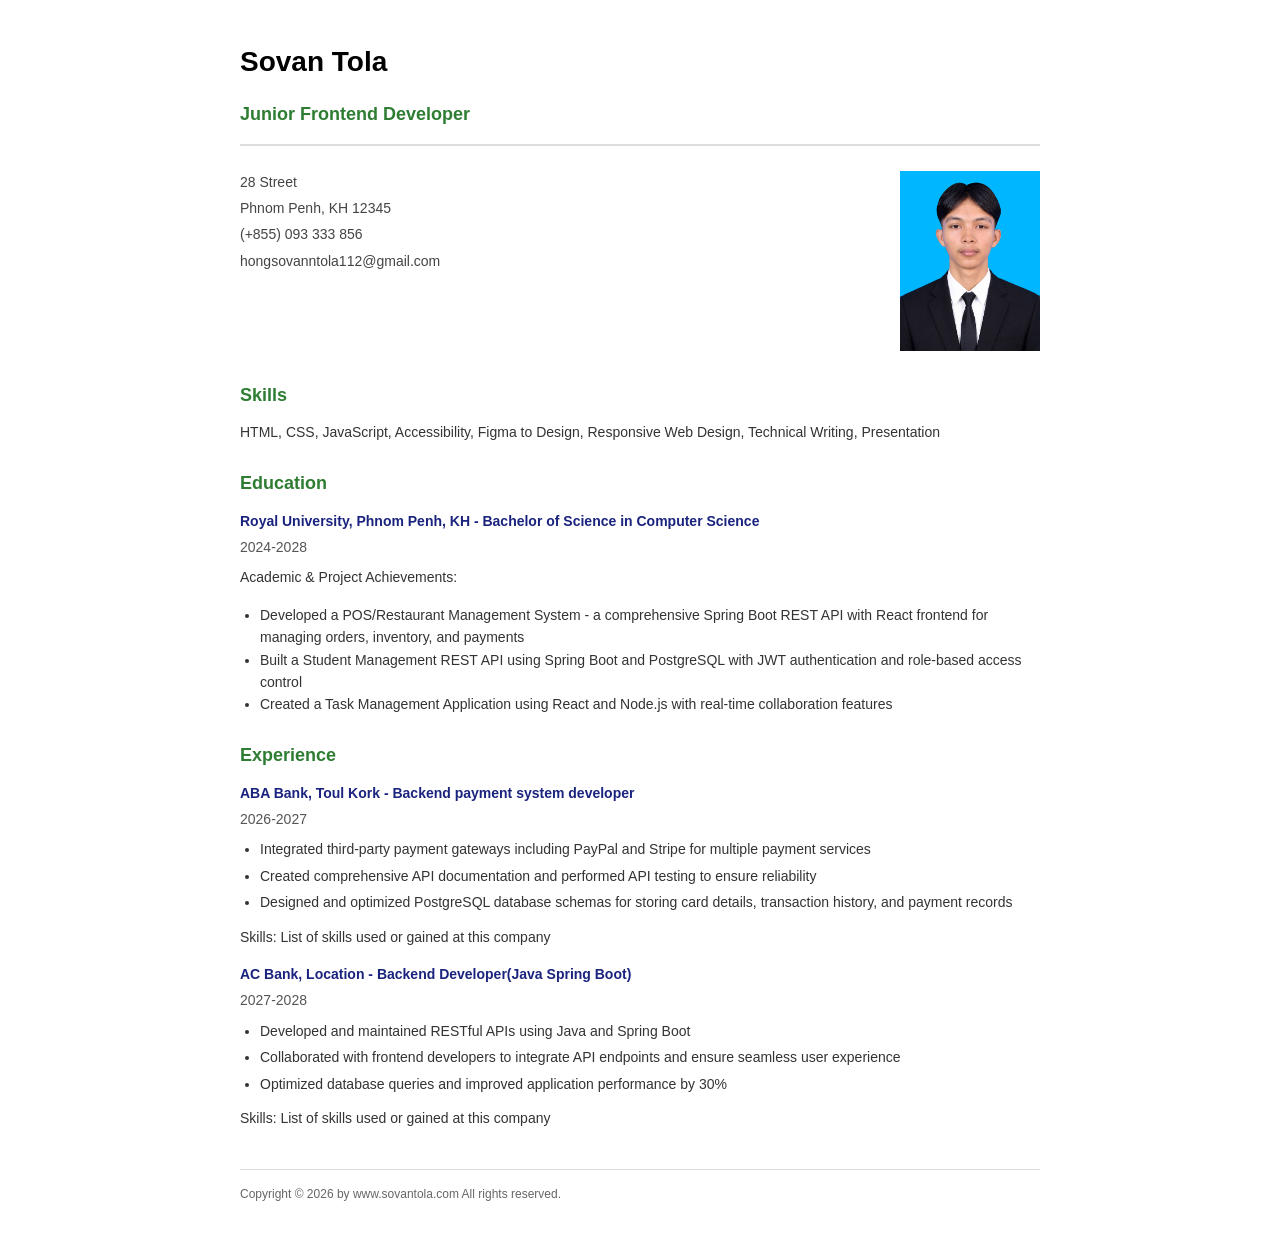
<file: Chapter2/index.html>
<!doctype html>
<html lang="en">
  <head>
    <meta charset="UTF-8" />
    <meta name="viewport" content="width=device-width, initial-scale=1.0" />
    <title>Sovan Tola - Resume</title>
  </head>
  <body
    style="
      font-family: Arial, sans-serif;
      line-height: 1.6;
      color: #333;
      max-width: 800px;
      margin: 0 auto;
      padding: 40px 20px;
    "
  >
    <!-- Header Section -->
    <div
      style="
        border-bottom: 2px solid #ddd;
        padding-bottom: 15px;
        margin-bottom: 25px;
      "
    >
      <h1
        style="
          font-size: 28px;
          font-weight: bold;
          color: #000;
          margin: 0 0 15px 0;
        "
      >
        Sovan Tola
      </h1>
      <p style="color: #2e7d32; font-weight: bold; font-size: 18px; margin: 0">
        Junior Frontend Developer
      </p>
    </div>

    <!-- Contact & Avatar Section -->
    <table
      width="100%"
      border="0"
      cellspacing="0"
      cellpadding="0"
      style="margin-bottom: 30px"
    >
      <tr>
        <td valign="top" style="font-size: 14px; color: #444">
          <p style="margin: 0 0 4px 0">28 Street</p>
          <p style="margin: 0 0 4px 0">Phnom Penh, KH 12345</p>
          <p style="margin: 0 0 4px 0">(+855) 093 333 856</p>
          <p style="margin: 0 0 4px 0">hongsovanntola112@gmail.com</p>
        </td>
        <td align="right" valign="top">
          <!-- Replace with your actual image path or URL -->
          <img
            src="image.png"
            alt="Developer Avatar Portrait"
            width="140"
            style="display: block"
          />
        </td>
      </tr>
    </table>

    <!-- Skills Section -->
    <h2
      style="
        color: #2e7d32;
        font-size: 18px;
        font-weight: bold;
        margin: 25px 0 12px 0;
      "
    >
      Skills
    </h2>
    <p style="font-size: 14px; margin: 0 0 15px 0">
      HTML, CSS, JavaScript, Accessibility, Figma to Design, Responsive Web
      Design, Technical Writing, Presentation
    </p>

    <!-- Education Section -->
    <h2
      style="
        color: #2e7d32;
        font-size: 18px;
        font-weight: bold;
        margin: 25px 0 12px 0;
      "
    >
      Education
    </h2>
    <h3
      style="
        color: #1a237e;
        font-size: 14px;
        font-weight: bold;
        margin: 0 0 4px 0;
      "
    >
      Royal University, Phnom Penh, KH - Bachelor of Science in Computer Science
    </h3>
    <p style="font-size: 14px; color: #555; margin: 0 0 8px 0">2024-2028</p>
    <p style="font-size: 14px; margin: 0 0 15px 0">
      Academic & Project Achievements:
          <ul style="margin: 0 0 12px 20px; padding: 0; font-size: 14px">
        <li>Developed a POS/Restaurant Management System - a comprehensive Spring Boot REST API with React frontend for managing orders, inventory, and payments</li>
        <li>Built a Student Management REST API using Spring Boot and PostgreSQL with JWT authentication and role-based access control</li>
        <li>Created a Task Management Application using React and Node.js with real-time collaboration features</li>
      </ul>
    </p>

    <!-- Experience Section -->
    <h2
      style="
        color: #2e7d32;
        font-size: 18px;
        font-weight: bold;
        margin: 25px 0 12px 0;
      "
    >
      Experience
    </h2>

    <!-- Job Entry 1 -->
    <h3
      style="
        color: #1a237e;
        font-size: 14px;
        font-weight: bold;
        margin: 0 0 4px 0;
      "
    >
      ABA Bank, Toul Kork - Backend payment system developer
    </h3>
    <p style="font-size: 14px; color: #555; margin: 0 0 8px 0">2026-2027</p>
    <ul style="margin: 0 0 12px 20px; padding: 0; font-size: 14px">
      <li style="margin-bottom: 4px">Integrated third-party payment gateways including PayPal and Stripe for multiple payment services</li>
      <li style="margin-bottom: 4px">Created comprehensive API documentation and performed API testing to ensure reliability</li>
      <li style="margin-bottom: 4px">Designed and optimized PostgreSQL database schemas for storing card details, transaction history, and payment records</li>
    </ul>
    <p style="font-size: 14px; margin: 0 0 15px 0">
      Skills: List of skills used or gained at this company
    </p>

    <!-- Job Entry 2 -->
    <h3
      style="
        color: #1a237e;
        font-size: 14px;
        font-weight: bold;
        margin: 0 0 4px 0;
      "
    >
      AC Bank, Location - Backend Developer(Java Spring Boot)
    </h3>
    <p style="font-size: 14px; color: #555; margin: 0 0 8px 0">2027-2028</p>
    <ul style="margin: 0 0 12px 20px; padding: 0; font-size: 14px">
      <li style="margin-bottom: 4px">Developed and maintained RESTful APIs using Java and Spring Boot</li>
      <li style="margin-bottom: 4px">Collaborated with frontend developers to integrate API endpoints and ensure seamless user experience</li>
      <li style="margin-bottom: 4px">Optimized database queries and improved application performance by 30%</li>
    </ul>
    <p style="font-size: 14px; margin: 0 0 15px 0">
      Skills: List of skills used or gained at this company
    </p>

    <!-- Copyright Footer -->
    <div
      style="
        border-top: 1px solid #ddd;
        margin-top: 40px;
        padding-top: 15px;
        font-size: 12px;
        color: #666;
      "
    >
      Copyright © 2026 by www.sovantola.com All rights reserved.
    </div>
  </body>
</html>
</file>
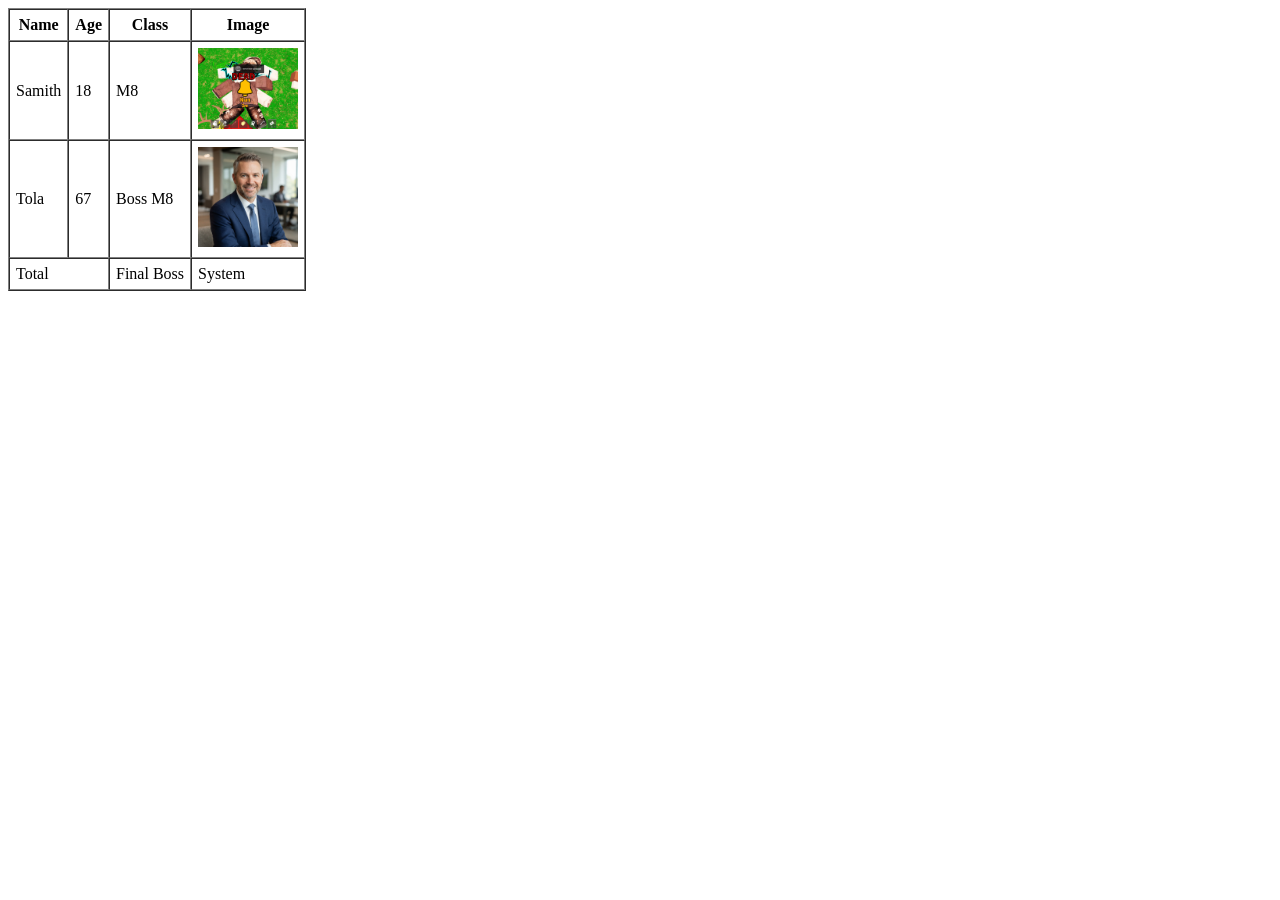
<file: Chapter1/CV_withHTML.html>
<!DOCTYPE html>
<html lang="en">
<head>
    <meta charset="UTF-8">
    <meta name="viewport" content="width=device-width, initial-scale=1.0">
    <title>CV</title>
</head>
<body>
    <table border="1" cellspacing="0" cellpadding="6">
        <thead>
            <tr>
                <th class="">Name</th>
                <th class="">Age</th>
                <th class="">Class</th>
                <th class="">Image</th>
            </tr>
        </thead>
        <tbody>
            <tr>
                <td>Samith</td>
                <td>18</td>
                <td>M8</td>
                <td>
                    <img src="Screenshot 2026-08-05 183926.png" width="100px" alt="">
                </td>
            </tr>
            <tr>
                <td>Tola</td>
                <td>67</td>
                <td>Boss M8</td>
                <td>
                    <img src="professional_corporate_headshot_of_a_confident_financial_tech_executive_in_a.png" width="100p" alt="">
                </td>
            </tr>
            <tr class="">
                <td colspan="2">
                    Total
                </td>
                <td>
                    Final Boss
                </td>
                <td>
                    System
                </td>
            </tr>
        </tbody>
    </table>
</body>
</html>
</file>
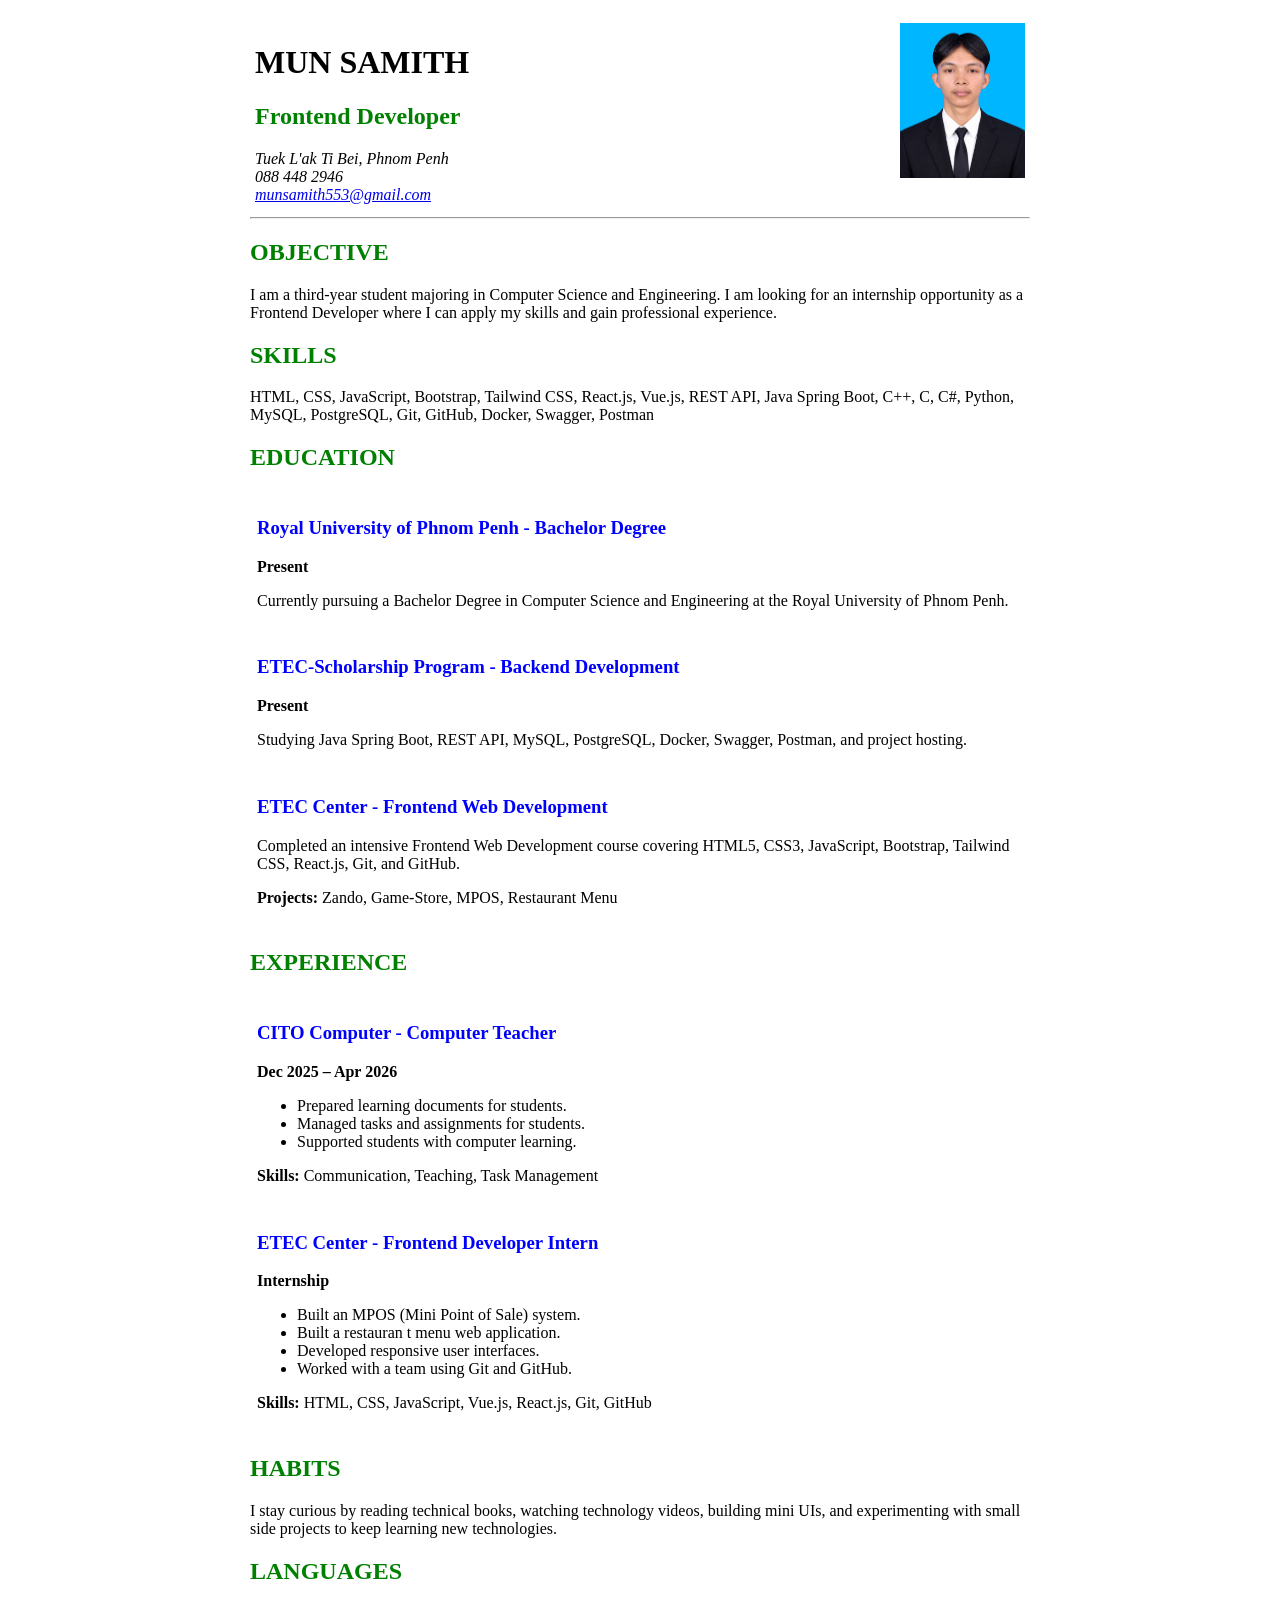
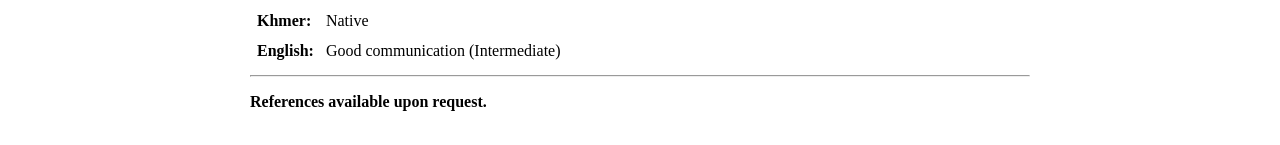
<file: Chapter2/cvWithHtml.html>
<!doctype html>
<html lang="en">

<head>
  <meta charset="UTF-8" />
  <meta name="viewport" content="width=device-width, initial-scale=1.0" />
  <title>Mun Samith - CV</title>
</head>
<body>
  <!-- A4 PAGE -->
  <table width="800" align="center" cellpadding="10" cellspacing="0" border="0">
    <tr>
      <td>
        <!-- HEADER -->
        <header>
          <table width="100%" cellpadding="5" cellspacing="0">
            <tr>
              <!-- Personal Information -->
              <td align="top">
                <h1>MUN SAMITH</h1>
                <h2>
                  <font color="green">
                     Frontend Developer
                  </font>
                </h2>
                <address>
                  Tuek L'ak Ti Bei, Phnom Penh<br />
                  088 448 2946<br />
                  <a href="mailto:munsamith553@gmail.com">
                    munsamith553@gmail.com
                  </a>
                </address>
              </td>
              <!-- Profile Image -->
              <td align="right" valign="top">
                <img
                  src="image.png"
                  alt="Mun Samith Profile Photo"
                  width="125"
                  height="155"
                />
              </td>

            </tr>
          </table>
          <hr />
        </header>
        <!-- MAIN -->
        <main>
          <!-- OBJECTIVE -->
          <section>
            <h2>
              <font color="green">OBJECTIVE</font>
            </h2>
            <p>
              I am a third-year student majoring in Computer Science and
              Engineering. I am looking for an internship opportunity as a
              Frontend Developer where I can apply my skills and gain
              professional experience.
            </p>
          </section>
          <!-- SKILLS -->
          <section>
            <h2>
              <font color="green">SKILLS</font>
            </h2>
            <p>
              HTML, CSS, JavaScript, Bootstrap, Tailwind CSS, React.js,
              Vue.js, REST API, Java Spring Boot, C++, C, C#, Python,
              MySQL, PostgreSQL, Git, GitHub, Docker, Swagger, Postman
            </p>
          </section>
          <!-- EDUCATION -->
          <section>
            <h2>
              <font color="green">EDUCATION</font>
            </h2>
            <table width="100%" cellpadding="5">
              <tr>
                <td>
                  <article>
                    <h3>
                      <font color="blue">
                        Royal University of Phnom Penh - Bachelor Degree
                      </font>
                    </h3>
                    <p>
                      <strong>Present</strong>
                    </p>
                    <p>
                      Currently pursuing a Bachelor Degree in Computer
                      Science and Engineering at the Royal University
                      of Phnom Penh.
                    </p>
                  </article>
                </td>
              </tr>
              <tr>
                <td>
                  <article>
                    <h3>
                      <font color="blue">
                        ETEC-Scholarship Program - Backend Development
                      </font>
                    </h3>
                    <p>
                      <strong>Present</strong>
                    </p>
                    <p>
                      Studying Java Spring Boot, REST API, MySQL,
                      PostgreSQL, Docker, Swagger, Postman, and
                      project hosting.
                    </p>
                  </article>
                </td>
              </tr>
              <tr>
                <td>
                  <article>
                    <h3>
                      <font color="blue">
                        ETEC Center - Frontend Web Development
                      </font>
                    </h3>
                    <p>
                      Completed an intensive Frontend Web Development
                      course covering HTML5, CSS3, JavaScript,
                      Bootstrap, Tailwind CSS, React.js, Git, and GitHub.
                    </p>
                    <p>
                      <strong>Projects:</strong>
                      Zando, Game-Store, MPOS, Restaurant Menu
                    </p>
                  </article>
                </td>
              </tr>
            </table>
          </section>
          <!-- EXPERIENCE -->
          <section>
            <h2>
              <font color="green">EXPERIENCE</font>
            </h2>
            <table width="100%" cellpadding="5">
              <tr>
                <td>
                  <article>
                    <h3>
                      <font color="blue">
                        CITO Computer - Computer Teacher
                      </font>
                    </h3>
                    <p>
                      <strong>Dec 2025 – Apr 2026</strong>
                    </p>
                    <ul>
                      <li>Prepared learning documents for students.</li>
                      <li>Managed tasks and assignments for students.</li>
                      <li>Supported students with computer learning.</li>
                    </ul>
                    <p>
                      <strong>Skills:</strong>
                      Communication, Teaching, Task Management
                    </p>
                  </article>
                </td>
              </tr>
              <tr>
                <td>
                  <article>
                    <h3>
                      <font color="blue">
                        ETEC Center - Frontend Developer Intern
                      </font>
                    </h3>
                    <p>
                      <strong>Internship</strong>
                    </p>
                    <ul>
                      <li>Built an MPOS (Mini Point of Sale) system.</li>
                      <li>Built a restauran t menu web application.</li>
                      <li>Developed responsive user interfaces.</li>
                      <li>Worked with a team using Git and GitHub.</li>
                    </ul>
                    <p>
                      <strong>Skills:</strong>
                      HTML, CSS, JavaScript, Vue.js, React.js, Git, GitHub
                    </p>
                  </article>
                </td>
              </tr>
            </table>
          </section>
          <!-- HABITS -->
          <section>
            <h2>
              <font color="green">HABITS</font>
            </h2>
            <p>
              I stay curious by reading technical books, watching
              technology videos, building mini UIs, and experimenting
              with small side projects to keep learning new technologies.
            </p>
          </section>
          <!-- LANGUAGES -->
          <section>
            <h2>
              <font color="green">LANGUAGES</font>
            </h2>
            <table cellpadding="5">
              <tr>
                <td>
                  <strong>Khmer:</strong>
                </td>
                <td>Native</td>
              </tr>
              <tr>
                <td>
                  <strong>English:</strong>
                </td>
                <td>Good communication (Intermediate)</td>
              </tr>
            </table>
          </section>
        </main>
        <!-- FOOTER -->
        <footer>
          <hr />
          <p>
            <strong>
              References available upon request.
            </strong>
          </p>
        </footer>
      </td>
    </tr>
  </table>
</body>
</html>
</file>
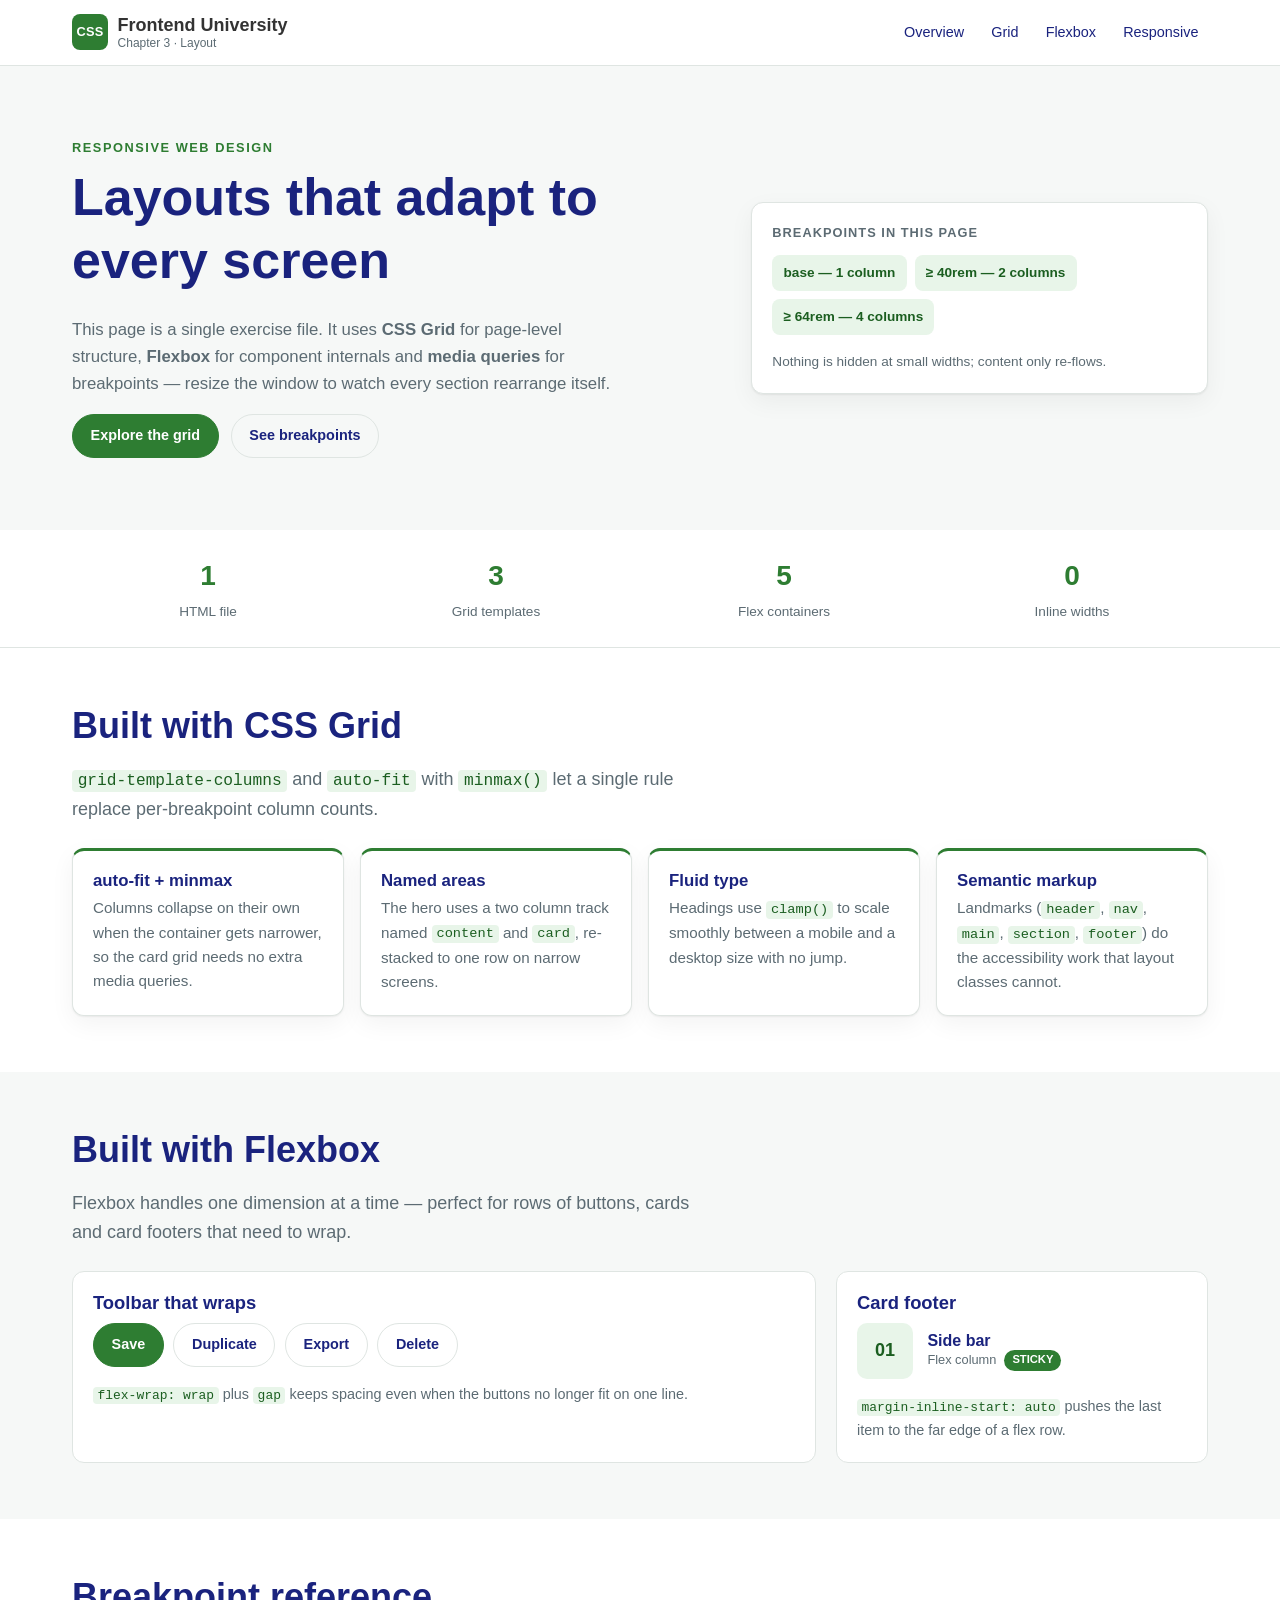
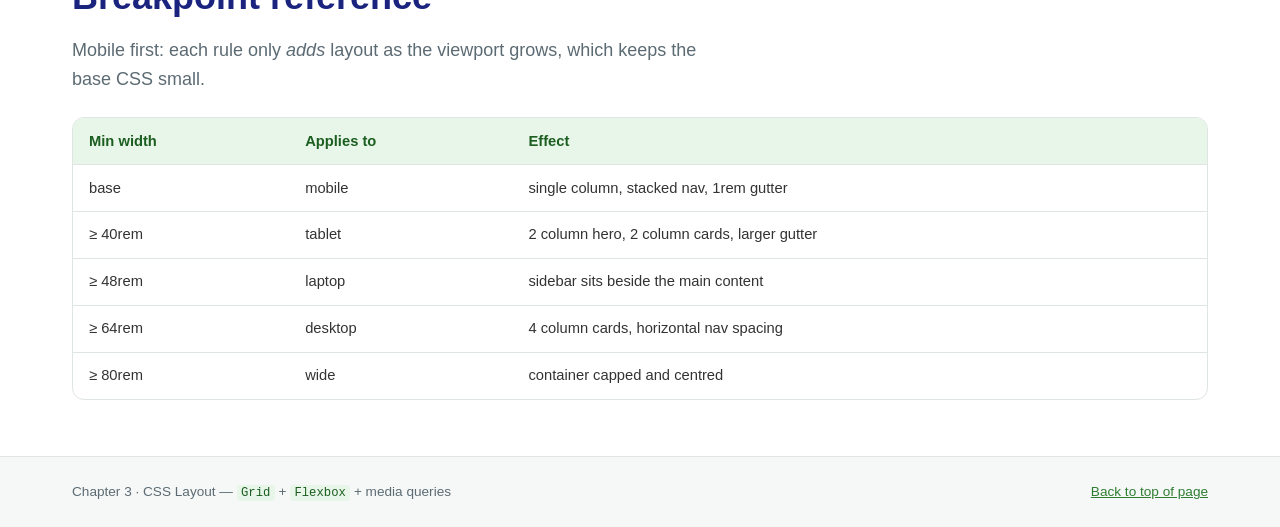
<file: Chapter3_CSS_Layout/Responsive.html>
<!DOCTYPE html>
<html lang="en">
  <head>
    <meta charset="UTF-8" />
    <meta name="viewport" content="width=device-width, initial-scale=1.0" />
    <meta
      name="description"
      content="Chapter 3 practice page: a responsive layout built with CSS Grid, Flexbox and media queries."
    />
    <title>Responsive Layout &mdash; Chapter 3 CSS Layout</title>
    <link rel="stylesheet" href="responsive.css" />
  </head>

  <body>
    <a class="skip-link" href="#main">Skip to main content</a>

    <!-- ============ HEADER (flexbox) ============ -->
    <header class="site-header">
      <div class="container site-header__inner">
        <a class="brand" href="#top">
          <span class="brand__mark" aria-hidden="true">CSS</span>
          <span class="brand__text">
            <strong>Frontend University</strong>
            <small>Chapter 3 &middot; Layout</small>
          </span>
        </a>

        <nav aria-label="Main navigation">
          <ul class="site-nav__list">
            <li><a href="#top">Overview</a></li>
            <li><a href="#grid">Grid</a></li>
            <li><a href="#flex">Flexbox</a></li>
            <li><a href="#responsive">Responsive</a></li>
          </ul>
        </nav>
      </div>
    </header>

    <main id="main">
      <!-- ============ HERO (grid: 2 columns -> 1 column) ============ -->
      <section class="hero" id="top">
        <div class="container hero__grid">
          <div>
            <p class="eyebrow">Responsive Web Design</p>
            <h1>Layouts that adapt to every screen</h1>
            <p class="hero__lead">
              This page is a single exercise file. It uses <strong>CSS Grid</strong> for
              page-level structure, <strong>Flexbox</strong> for component internals and
              <strong>media queries</strong> for breakpoints &mdash; resize the window to
              watch every section rearrange itself.
            </p>
            <div class="hero__actions">
              <a class="btn btn--primary" href="#grid">Explore the grid</a>
              <a class="btn btn--ghost" href="#responsive">See breakpoints</a>
            </div>
          </div>

          <figure class="hero__card">
            <figcaption class="hero__card-title">Breakpoints in this page</figcaption>
            <ul class="badge-list">
              <li class="badge">base &mdash; 1 column</li>
              <li class="badge">&ge; 40rem &mdash; 2 columns</li>
              <li class="badge">&ge; 64rem &mdash; 4 columns</li>
            </ul>
            <p class="hero__note">
              Nothing is hidden at small widths; content only re-flows.
            </p>
          </figure>
        </div>
      </section>

      <!-- ============ STATS (auto-fit grid) ============ -->
      <section class="stats" aria-label="Layout techniques used">
        <div class="container">
          <ul class="stats__grid">
            <li class="stats__item">
              <span class="stats__value">1</span>
              <span class="stats__label">HTML file</span>
            </li>
            <li class="stats__item">
              <span class="stats__value">3</span>
              <span class="stats__label">Grid templates</span>
            </li>
            <li class="stats__item">
              <span class="stats__value">5</span>
              <span class="stats__label">Flex containers</span>
            </li>
            <li class="stats__item">
              <span class="stats__value">0</span>
              <span class="stats__label">Inline widths</span>
            </li>
          </ul>
        </div>
      </section>

      <!-- ============ GRID SECTION ============ -->
      <section class="section" id="grid">
        <div class="container">
          <header class="section__header">
            <h2>Built with CSS Grid</h2>
            <p>
              <code>grid-template-columns</code> and <code>auto-fit</code> with
              <code>minmax()</code> let a single rule replace per-breakpoint column counts.
            </p>
          </header>

          <ul class="card-grid">
            <li class="card">
              <h3 class="card__title">auto-fit + minmax</h3>
              <p>
                Columns collapse on their own when the container gets narrower, so the card
                grid needs no extra media queries.
              </p>
            </li>
            <li class="card">
              <h3 class="card__title">Named areas</h3>
              <p>
                The hero uses a two column track named <code>content</code> and
                <code>card</code>, re-stacked to one row on narrow screens.
              </p>
            </li>
            <li class="card">
              <h3 class="card__title">Fluid type</h3>
              <p>
                Headings use <code>clamp()</code> to scale smoothly between a mobile and a
                desktop size with no jump.
              </p>
            </li>
            <li class="card">
              <h3 class="card__title">Semantic markup</h3>
              <p>
                Landmarks (<code>header</code>, <code>nav</code>, <code>main</code>,
                <code>section</code>, <code>footer</code>) do the accessibility work that
                layout classes cannot.
              </p>
            </li>
          </ul>
        </div>
      </section>

      <!-- ============ FLEX SECTION ============ -->
      <section class="section section--alt" id="flex">
        <div class="container">
          <header class="section__header">
            <h2>Built with Flexbox</h2>
            <p>
              Flexbox handles one dimension at a time &mdash; perfect for rows of buttons,
              cards and card footers that need to wrap.
            </p>
          </header>

          <div class="split">
            <article class="split__main">
              <h3>Toolbar that wraps</h3>
              <div class="toolbar" role="group" aria-label="Example toolbar">
                <button class="btn btn--primary" type="button">Save</button>
                <button class="btn" type="button">Duplicate</button>
                <button class="btn" type="button">Export</button>
                <button class="btn btn--ghost" type="button">Delete</button>
              </div>
              <p class="split__text">
                <code>flex-wrap: wrap</code> plus <code>gap</code> keeps spacing even when the
                buttons no longer fit on one line.
              </p>
            </article>

            <aside class="split__aside">
              <h3>Card footer</h3>
              <div class="media-card">
                <div class="media-card__thumb" aria-hidden="true">01</div>
                <div class="media-card__body">
                  <h4 class="media-card__title">Side bar</h4>
                  <p class="media-card__meta">
                    <span>Flex column</span>
                    <span class="media-card__tag">sticky</span>
                  </p>
                </div>
              </div>
              <p class="split__text">
                <code>margin-inline-start: auto</code> pushes the last item to the far edge
                of a flex row.
              </p>
            </aside>
          </div>
        </div>
      </section>

      <!-- ============ RESPONSIVE SECTION ============ -->
      <section class="section" id="responsive">
        <div class="container">
          <header class="section__header">
            <h2>Breakpoint reference</h2>
            <p>
              Mobile first: each rule only <em>adds</em> layout as the viewport grows, which
              keeps the base CSS small.
            </p>
          </header>

          <div class="table-wrap">
            <table class="breakpoints">
              <thead>
                <tr>
                  <th scope="col">Min width</th>
                  <th scope="col">Applies to</th>
                  <th scope="col">Effect</th>
                </tr>
              </thead>
              <tbody>
                <tr>
                  <td>base</td>
                  <td>mobile</td>
                  <td>single column, stacked nav, 1rem gutter</td>
                </tr>
                <tr>
                  <td>&ge; 40rem</td>
                  <td>tablet</td>
                  <td>2 column hero, 2 column cards, larger gutter</td>
                </tr>
                <tr>
                  <td>&ge; 48rem</td>
                  <td>laptop</td>
                  <td>sidebar sits beside the main content</td>
                </tr>
                <tr>
                  <td>&ge; 64rem</td>
                  <td>desktop</td>
                  <td>4 column cards, horizontal nav spacing</td>
                </tr>
                <tr>
                  <td>&ge; 80rem</td>
                  <td>wide</td>
                  <td>container capped and centred</td>
                </tr>
              </tbody>
            </table>
          </div>
        </div>
      </section>
    </main>

    <!-- ============ FOOTER ============ -->
    <footer class="site-footer">
      <div class="container site-footer__inner">
        <p class="site-footer__copy">
          Chapter 3 &middot; CSS Layout &mdash; <code>Grid</code> + <code>Flexbox</code> +
          media queries
        </p>
        <ul class="site-footer__links">
          <li><a href="#top">Back to top of page</a></li>
        </ul>
      </div>
    </footer>
  </body>
</html>
</file>
<file: Chapter3_CSS_Layout/responsive.css>
/* ==========================================================================
   Chapter 3 — CSS Layout
   Responsive page: mobile-first CSS Grid + Flexbox + media queries
   ========================================================================== */

/* ---------- Design tokens ---------- */
:root {
  --green: #2e7d32;
  --green-dark: #1b5e20;
  --green-light: #e8f5e9;
  --indigo: #1a237e;
  --text: #333;
  --text-muted: #5c6b73;
  --bg: #ffffff;
  --bg-alt: #f6f8f7;
  --border: #dfe5e2;
  --radius: 12px;
  --shadow: 0 1px 2px rgb(0 0 0 / 6%), 0 8px 24px rgb(0 0 0 / 5%);
  --container: 75rem;
  --gutter: 1rem;

  /* Fluid type: min, preferred (vw based), max */
  --step-0: clamp(1rem, 0.95rem + 0.25vw, 1.125rem);
  --step-3: clamp(1.5rem, 1.2rem + 1.4vw, 2.25rem);
  --step-5: clamp(2rem, 1.4rem + 2.6vw, 3.25rem);
}

/* ---------- Reset / base ---------- */
*,
*::before,
*::after {
  box-sizing: border-box;
}

html {
  scroll-behavior: smooth;
}

body {
  margin: 0;
  font-family: "Segoe UI", Arial, Helvetica, sans-serif;
  font-size: var(--step-0);
  line-height: 1.6;
  color: var(--text);
  background-color: var(--bg);
}

h1,
h2,
h3,
h4 {
  margin: 0 0 0.5em;
  line-height: 1.2;
  color: var(--indigo);
}

h1 {
  font-size: var(--step-5);
}
h2 {
  font-size: var(--step-3);
}
h3 {
  font-size: 1.15rem;
}

p {
  margin: 0 0 1rem;
}

a {
  color: var(--green);
}

code {
  font-family: Consolas, "Courier New", monospace;
  font-size: 0.9em;
  padding: 0.1em 0.35em;
  border-radius: 4px;
  background-color: var(--green-light);
  color: var(--green-dark);
  overflow-wrap: break-word;
}

img {
  max-width: 100%;
  height: auto;
}

:focus-visible {
  outline: 3px solid var(--green);
  outline-offset: 2px;
}

.skip-link {
  position: absolute;
  left: -9999px;
  top: 0;
  padding: 0.6rem 1rem;
  background-color: var(--green);
  color: #fff;
  text-decoration: none;
  z-index: 10;
}

.skip-link:focus {
  left: 0.5rem;
  top: 0.5rem;
}

/* ---------- Layout helpers ---------- */
.container {
  width: 100%;
  max-width: var(--container);
  margin-inline: auto;
  padding-inline: var(--gutter);
}

/* ---------- Header (flexbox) ---------- */
.site-header {
  position: sticky;
  top: 0;
  z-index: 5;
  background-color: #fff;
  border-bottom: 1px solid var(--border);
}

.site-header__inner {
  display: flex;
  flex-direction: column;
  gap: 0.75rem;
  padding-block: 0.85rem;
}

.brand {
  display: flex;
  align-items: center;
  gap: 0.6rem;
  text-decoration: none;
  color: inherit;
}

.brand__mark {
  display: grid;
  place-items: center;
  width: 2.25rem;
  height: 2.25rem;
  border-radius: 8px;
  background-color: var(--green);
  color: #fff;
  font-size: 0.8rem;
  font-weight: 700;
  letter-spacing: 0.02em;
}

.brand__text {
  display: flex;
  flex-direction: column;
  line-height: 1.25;
}

.brand__text small {
  color: var(--text-muted);
  font-size: 0.75rem;
}

.site-nav__list {
  display: flex;
  flex-wrap: wrap;
  gap: 0.35rem;
  margin: 0;
  padding: 0;
  list-style: none;
}

.site-nav__list a {
  display: block;
  padding: 0.35rem 0.6rem;
  border-radius: 999px;
  font-size: 0.9rem;
  text-decoration: none;
  color: var(--indigo);
}

.site-nav__list a:hover,
.site-nav__list a:focus-visible {
  background-color: var(--green-light);
  color: var(--green-dark);
}

/* ---------- Hero (grid) ---------- */
.hero {
  padding-block: clamp(2rem, 1rem + 5vw, 4.5rem);
  background-color: var(--bg-alt);
}

.hero__grid {
  display: grid;
  gap: 1.5rem;
  align-items: center;
}

.eyebrow {
  margin: 0 0 0.5rem;
  font-size: 0.8rem;
  font-weight: 700;
  letter-spacing: 0.12em;
  text-transform: uppercase;
  color: var(--green);
}

.hero__lead {
  max-width: 60ch;
  font-size: 1.05rem;
  color: var(--text-muted);
}

/* Flex row: buttons push apart and wrap */
.hero__actions {
  display: flex;
  flex-wrap: wrap;
  gap: 0.75rem;
}

.hero__card {
  margin: 0;
  padding: 1.25rem;
  border: 1px solid var(--border);
  border-radius: var(--radius);
  background-color: #fff;
  box-shadow: var(--shadow);
}

.hero__card-title {
  font-size: 0.8rem;
  font-weight: 700;
  letter-spacing: 0.08em;
  text-transform: uppercase;
  color: var(--text-muted);
}

.badge-list {
  display: flex;
  flex-direction: column;
  gap: 0.5rem;
  margin: 0.75rem 0 1rem;
  padding: 0;
  list-style: none;
}

.badge {
  display: flex;
  align-items: center;
  gap: 0.5rem;
  padding: 0.45rem 0.7rem;
  border-radius: 8px;
  background-color: var(--green-light);
  color: var(--green-dark);
  font-size: 0.85rem;
  font-weight: 600;
}

.hero__note {
  margin: 0;
  font-size: 0.85rem;
  color: var(--text-muted);
}

/* ---------- Buttons ---------- */
.btn {
  display: inline-flex;
  align-items: center;
  justify-content: center;
  padding: 0.6rem 1.1rem;
  border: 1px solid var(--border);
  border-radius: 999px;
  background-color: #fff;
  color: var(--indigo);
  font: inherit;
  font-size: 0.9rem;
  font-weight: 600;
  text-decoration: none;
  cursor: pointer;
  transition: transform 0.15s ease, background-color 0.15s ease;
}

.btn:hover {
  transform: translateY(-1px);
  background-color: var(--bg-alt);
}

.btn--primary {
  background-color: var(--green);
  border-color: var(--green);
  color: #fff;
}

.btn--primary:hover {
  background-color: var(--green-dark);
  border-color: var(--green-dark);
}

.btn--ghost {
  background-color: transparent;
}

/* ---------- Stats (auto-fit grid) ---------- */
.stats {
  padding-block: 1.5rem;
  border-bottom: 1px solid var(--border);
}

.stats__grid {
  display: grid;
  grid-template-columns: repeat(auto-fit, minmax(9rem, 1fr));
  gap: 1rem;
  margin: 0;
  padding: 0;
  list-style: none;
  text-align: center;
}

.stats__item {
  display: flex;
  flex-direction: column;
  gap: 0.15rem;
}

.stats__value {
  display: block;
  font-size: 1.75rem;
  font-weight: 700;
  color: var(--green);
}

.stats__label {
  font-size: 0.85rem;
  color: var(--text-muted);
}

/* ---------- Sections ---------- */
.section {
  padding-block: clamp(2rem, 1rem + 4vw, 3.5rem);
}

.section--alt {
  background-color: var(--bg-alt);
}

.section__header {
  max-width: 65ch;
  margin-bottom: 1.5rem;
}

.section__header p {
  color: var(--text-muted);
}

/* ---------- Card grid ---------- */
.card-grid {
  display: grid;
  grid-template-columns: repeat(auto-fit, minmax(15rem, 1fr));
  gap: 1rem;
  margin: 0;
  padding: 0;
  list-style: none;
}

.card {
  display: flex;
  flex-direction: column;
  gap: 0.35rem;
  padding: 1.25rem;
  border: 1px solid var(--border);
  border-top: 3px solid var(--green);
  border-radius: var(--radius);
  background-color: #fff;
  box-shadow: var(--shadow);
}

.card p {
  margin: 0;
  font-size: 0.95rem;
  color: var(--text-muted);
}

.card__title {
  margin: 0;
  font-size: 1.05rem;
}

/* ---------- Split (grid: main + sidebar) ---------- */
.split {
  display: grid;
  gap: 1.25rem;
}

.split__main,
.split__aside {
  padding: 1.25rem;
  border: 1px solid var(--border);
  border-radius: var(--radius);
  background-color: #fff;
}

.split__text {
  margin: 1rem 0 0;
  font-size: 0.9rem;
  color: var(--text-muted);
}

/* ---------- Toolbar & media card (flexbox) ---------- */
.toolbar {
  display: flex;
  flex-wrap: wrap;
  gap: 0.6rem;
}

.media-card {
  display: flex;
  align-items: center;
  gap: 0.9rem;
}

.media-card__thumb {
  display: grid;
  place-items: center;
  flex: 0 0 3.5rem;
  height: 3.5rem;
  border-radius: 10px;
  background-color: var(--green-light);
  color: var(--green-dark);
  font-weight: 700;
}

.media-card__body {
  display: flex;
  flex-direction: column;
}

.media-card__title {
  margin: 0;
  font-size: 1rem;
}

/* Flex row with auto margin -> tag pushed to the right */
.media-card__meta {
  display: flex;
  align-items: center;
  gap: 0.5rem;
  margin: 0;
  font-size: 0.8rem;
  color: var(--text-muted);
}

.media-card__tag {
  margin-inline-start: auto;
  padding: 0.1rem 0.5rem;
  border-radius: 999px;
  background-color: var(--green);
  color: #fff;
  font-size: 0.7rem;
  font-weight: 700;
  text-transform: uppercase;
}

/* ---------- Table ---------- */
.table-wrap {
  overflow-x: auto;
  border: 1px solid var(--border);
  border-radius: var(--radius);
}

.breakpoints {
  width: 100%;
  min-width: 32rem;
  border-collapse: collapse;
  font-size: 0.92rem;
}

.breakpoints th,
.breakpoints td {
  padding: 0.7rem 1rem;
  text-align: left;
  border-bottom: 1px solid var(--border);
}

.breakpoints thead th {
  background-color: var(--green-light);
  color: var(--green-dark);
  white-space: nowrap;
}

.breakpoints tbody tr:last-child td {
  border-bottom: 0;
}

/* ---------- Footer (flexbox) ---------- */
.site-footer {
  padding-block: 1.5rem;
  border-top: 1px solid var(--border);
  background-color: var(--bg-alt);
  font-size: 0.85rem;
  color: var(--text-muted);
}

.site-footer__inner {
  display: flex;
  flex-direction: column;
  gap: 0.5rem;
  align-items: center;
  text-align: center;
}

.site-footer__copy {
  margin: 0;
}

.site-footer__links {
  display: flex;
  flex-wrap: wrap;
  gap: 1rem;
  margin: 0;
  padding: 0;
  list-style: none;
}

/* ==========================================================================
   Media queries — mobile first: each one only ADDS layout
   ========================================================================== */

/* >= 40rem (640px) — tablet */
@media (min-width: 40rem) {
  :root {
    --gutter: 1.5rem;
  }

  .site-header__inner {
    flex-direction: row;
    align-items: center;
    justify-content: space-between;
  }

  .site-nav__list {
    gap: 0.5rem;
  }

  .hero__grid {
    grid-template-columns: 1.2fr 1fr;
  }

  .badge-list {
    flex-direction: row;
    flex-wrap: wrap;
  }

  .site-footer__inner {
    flex-direction: row;
    justify-content: space-between;
    text-align: start;
  }
}

/* >= 48rem (768px) — laptop: sidebar beside content */
@media (min-width: 48rem) {
  .split {
    grid-template-columns: 2fr 1fr;
  }

  .split__aside {
    align-self: start;
    position: sticky;
    top: 5.5rem;
  }
}

/* >= 64rem (1024px) — desktop */
@media (min-width: 64rem) {
  .hero__grid {
    gap: 2.5rem;
  }

  .card-grid {
    grid-template-columns: repeat(4, 1fr);
  }
}

/* >= 80rem (1280px) — wide */
@media (min-width: 80rem) {
  :root {
    --gutter: 2rem;
  }

  .hero__grid {
    grid-template-columns: 1.4fr 1fr;
  }
}

/* ---------- Motion & contrast preferences ---------- */
@media (prefers-reduced-motion: reduce) {
  html {
    scroll-behavior: auto;
  }

  .btn {
    transition: none;
  }

  .btn:hover {
    transform: none;
  }
}

@media (prefers-color-scheme: dark) {
  :root {
    --text: #e6e9e8;
    --text-muted: #a7b2ae;
    --bg: #14181a;
    --bg-alt: #1b2124;
    --border: #2c3538;
    --green: #66bb6a;
    --green-dark: #a5d6a7;
    --green-light: #1e2a20;
    --indigo: #9fa8da;
    --shadow: 0 1px 2px rgb(0 0 0 / 40%), 0 8px 24px rgb(0 0 0 / 30%);
  }

  .site-header,
  .card,
  .hero__card,
  .split__main,
  .split__aside,
  .btn {
    background-color: var(--bg-alt);
  }

  .btn--primary {
    background-color: var(--green);
    border-color: var(--green);
    color: #10210f;
  }

  .site-nav__list a,
  .btn {
    color: var(--indigo);
  }
}

/* ---------- Print ---------- */
@media print {
  .site-header,
  .site-footer,
  .toolbar,
  .skip-link {
    display: none;
  }

  body {
    color: #000;
    background: #fff;
  }
}
</file>
